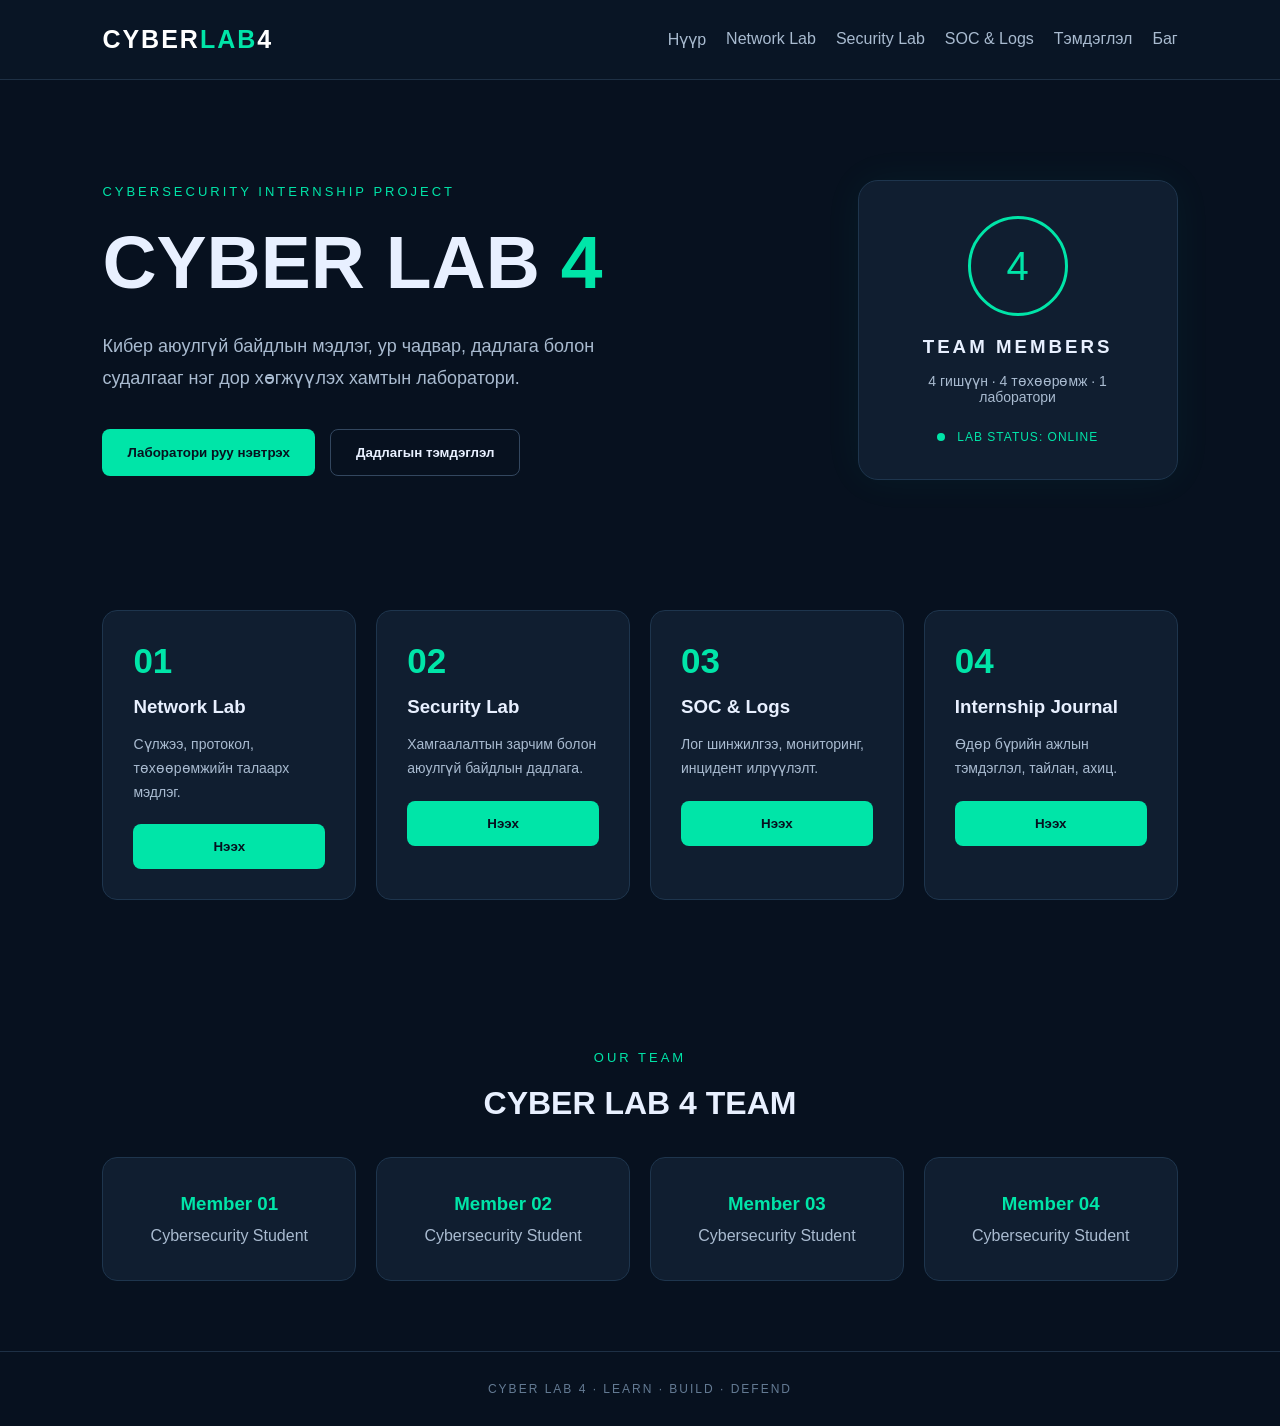
<file: docs/index.html>
<!DOCTYPE html>
<html lang="mn">
<head>
    <meta charset="UTF-8">
    <meta name="viewport" content="width=device-width, initial-scale=1.0">
    <title>CYBER LAB 4</title>
    <link rel="stylesheet" href="style.css">
</head>
<body>

<header>
    <div class="logo">CYBER<span>LAB</span>4</div>

    <nav>
        <a href="#home">Нүүр</a>
        <a href="#network">Network Lab</a>
        <a href="#security">Security Lab</a>
        <a href="#soc">SOC & Logs</a>
        <a href="#journal">Тэмдэглэл</a>
        <a href="#team">Баг</a>
    </nav>
</header>

<main class="hero" id="home">
    <div class="hero-content">
        <p class="tag">CYBERSECURITY INTERNSHIP PROJECT</p>

        <h1>CYBER LAB <span>4</span></h1>

        <p class="description">
            Кибер аюулгүй байдлын мэдлэг, ур чадвар,
            дадлага болон судалгааг нэг дор хөгжүүлэх
            хамтын лаборатори.
        </p>

        <div class="buttons">
            <button onclick="showMessage()">
                Лаборатори руу нэвтрэх
            </button>

            <a href="#journal">
                <button class="secondary">
                    Дадлагын тэмдэглэл
                </button>
            </a>
        </div>
    </div>

    <div class="status-card">
        <div class="circle">4</div>
        <h3>TEAM MEMBERS</h3>
        <p>4 гишүүн · 4 төхөөрөмж · 1 лаборатори</p>

        <div class="status">
            <span class="dot"></span>
            LAB STATUS: ONLINE
        </div>
    </div>
</main>

<section class="cards">

    <div class="card" id="network">
        <h2>01</h2>
        <h3>Network Lab</h3>
        <p>Сүлжээ, протокол, төхөөрөмжийн талаарх мэдлэг.</p>
        <button onclick="window.location.href='network.html'">
    Нээх
</button>
    </div>

    <div class="card" id="security">
        <h2>02</h2>
        <h3>Security Lab</h3>
        <p>Хамгаалалтын зарчим болон аюулгүй байдлын дадлага.</p>
       <button onclick="window.location.href='security.html'">Нээх</button>
    </div>

    <div class="card" id="soc">
        <h2>03</h2>
        <h3>SOC & Logs</h3>
        <p>Лог шинжилгээ, мониторинг, инцидент илрүүлэлт.</p>
        <button onclick="window.location.href='soc.html'">Нээх</button>
    </div>

    <div class="card" id="journal">
        <h2>04</h2>
        <h3>Internship Journal</h3>
        <p>Өдөр бүрийн ажлын тэмдэглэл, тайлан, ахиц.</p>
        <button onclick="window.location.href='journal.html'">Нээх</button>
    </div>

</section>

<section class="team-section" id="team">
    <p class="tag">OUR TEAM</p>
    <h2>CYBER LAB 4 TEAM</h2>

    <div class="team-grid">
        <div class="team-card">
            <h3>Member 01</h3>
            <p>Cybersecurity Student</p>
        </div>

        <div class="team-card">
            <h3>Member 02</h3>
            <p>Cybersecurity Student</p>
        </div>

        <div class="team-card">
            <h3>Member 03</h3>
            <p>Cybersecurity Student</p>
        </div>

        <div class="team-card">
            <h3>Member 04</h3>
            <p>Cybersecurity Student</p>
        </div>
    </div>
</section>

<footer>
    CYBER LAB 4 · LEARN · BUILD · DEFEND
</footer>

<script src="script.js"></script>

</body>
</html>
</file>
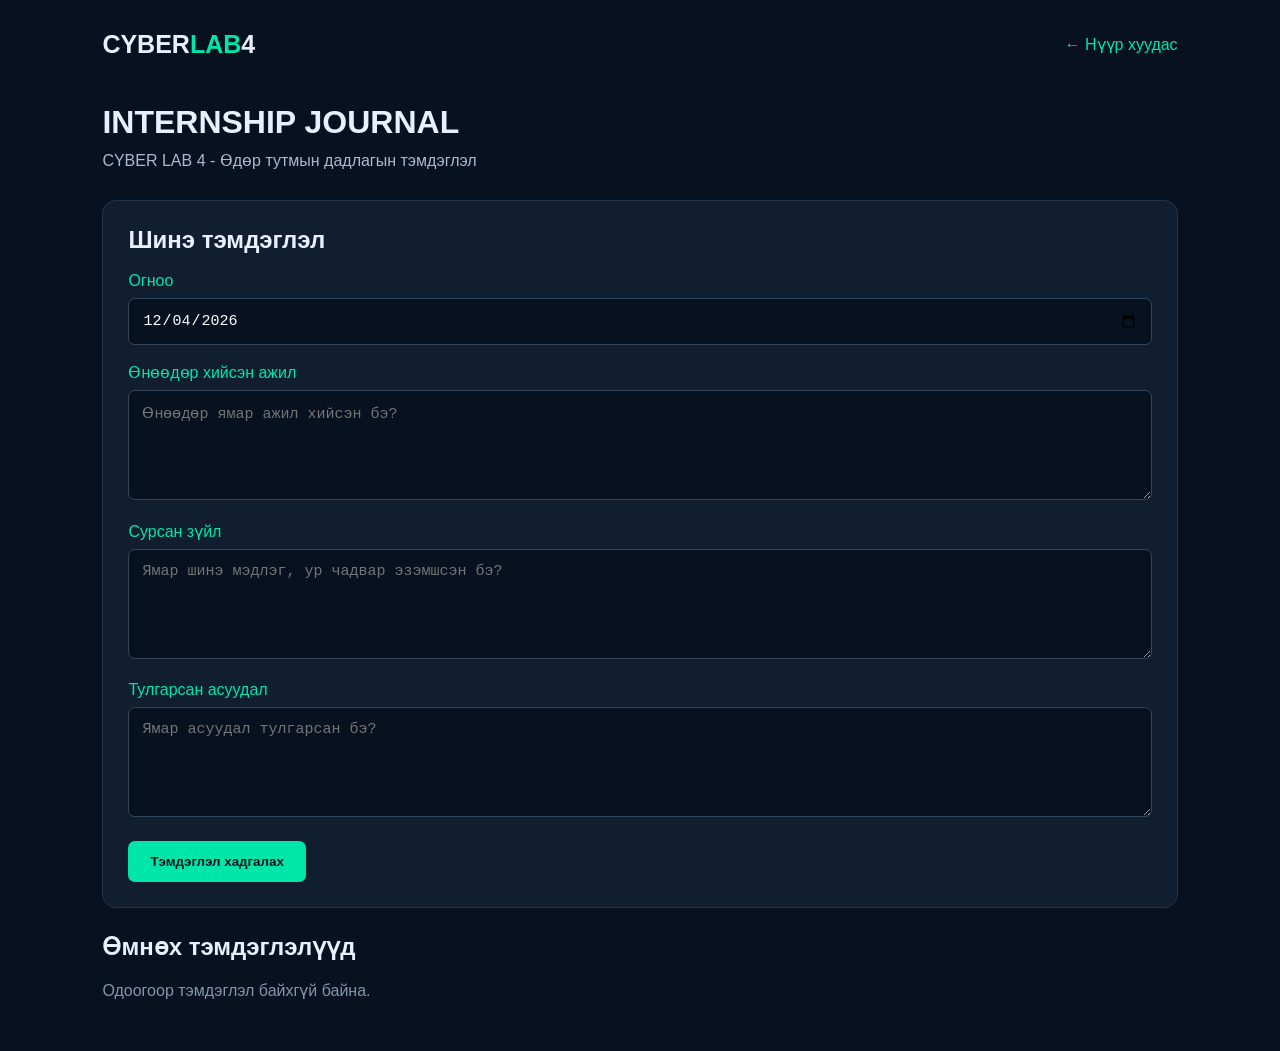
<file: docs/journal.html>
<!DOCTYPE html>
<html lang="mn">
<head>
<meta charset="UTF-8">
<meta name="viewport" content="width=device-width, initial-scale=1.0">
<title>CYBER LAB 4 | Journal</title>

<style>
* {
    margin: 0;
    padding: 0;
    box-sizing: border-box;
}

body {
    font-family: "Segoe UI", Arial, sans-serif;
    background: #07111f;
    color: #e8f0ff;
    padding: 30px 8%;
}

header {
    display: flex;
    justify-content: space-between;
    align-items: center;
    margin-bottom: 45px;
}

.logo {
    font-size: 25px;
    font-weight: bold;
}

.logo span {
    color: #00e5a8;
}

a {
    color: #00e5a8;
    text-decoration: none;
}

h1 {
    margin-bottom: 10px;
}

.description {
    color: #a9bbd0;
    margin-bottom: 30px;
}

.form-card, .entry {
    background: #101e30;
    border: 1px solid #1e354d;
    border-radius: 14px;
    padding: 25px;
    margin-bottom: 25px;
}

label {
    display: block;
    margin: 18px 0 8px;
    color: #00e5a8;
}

input, textarea {
    width: 100%;
    padding: 13px;
    background: #07111f;
    border: 1px solid #33475f;
    border-radius: 7px;
    color: white;
    font-size: 15px;
}

textarea {
    min-height: 110px;
    resize: vertical;
}

button {
    margin-top: 20px;
    padding: 13px 22px;
    background: #00e5a8;
    color: #07111f;
    border: none;
    border-radius: 7px;
    font-weight: bold;
    cursor: pointer;
}

button:hover {
    background: #00ffbf;
}

.delete-btn {
    background: #d94b5b;
    color: white;
    margin-left: 8px;
}

.entry p {
    color: #a9bbd0;
    margin-top: 12px;
    line-height: 1.6;
    white-space: pre-wrap;
    overflow-wrap: anywhere;
}

.entry h3 {
    color: #00e5a8;
}

.entry small {
    color: #8296aa;
}

.empty {
    color: #8296aa;
    padding: 20px 0;
}

@media(max-width:600px) {
    body {
        padding: 20px 5%;
    }
}
</style>
</head>

<body>

<header>
    <div class="logo">CYBER<span>LAB</span>4</div>
    <a href="index.html">← Нүүр хуудас</a>
</header>

<h1>INTERNSHIP JOURNAL</h1>

<p class="description">
    CYBER LAB 4 - Өдөр тутмын дадлагын тэмдэглэл
</p>

<div class="form-card">

    <h2>Шинэ тэмдэглэл</h2>

    <label>Огноо</label>
    <input type="date" id="date">

    <label>Өнөөдөр хийсэн ажил</label>
    <textarea id="work"
    placeholder="Өнөөдөр ямар ажил хийсэн бэ?"></textarea>

    <label>Сурсан зүйл</label>
    <textarea id="learning"
    placeholder="Ямар шинэ мэдлэг, ур чадвар эзэмшсэн бэ?"></textarea>

    <label>Тулгарсан асуудал</label>
    <textarea id="problem"
    placeholder="Ямар асуудал тулгарсан бэ?"></textarea>

    <button onclick="saveEntry()">Тэмдэглэл хадгалах</button>

</div>

<h2>Өмнөх тэмдэглэлүүд</h2>

<div id="entries"></div>

<script>
const STORAGE_KEY = "cyberLab4Journal";

document.getElementById("date").value =
    new Date().toLocaleDateString("en-CA");

function getEntries() {
    return JSON.parse(localStorage.getItem(STORAGE_KEY) || "[]");
}

function saveEntry() {
    const date = document.getElementById("date").value;
    const work = document.getElementById("work").value.trim();
    const learning = document.getElementById("learning").value.trim();
    const problem = document.getElementById("problem").value.trim();

    if (!date || !work || !learning) {
        alert("Огноо, хийсэн ажил, сурсан зүйлээ бөглөнө үү!");
        return;
    }

    const entries = getEntries();

    entries.unshift({
        id: Date.now(),
        date,
        work,
        learning,
        problem
    });

    localStorage.setItem(STORAGE_KEY, JSON.stringify(entries));

    document.getElementById("work").value = "";
    document.getElementById("learning").value = "";
    document.getElementById("problem").value = "";

    renderEntries();

    alert("Тэмдэглэл амжилттай хадгалагдлаа!");
}

function deleteEntry(id) {
    if (!confirm("Энэ тэмдэглэлийг устгах уу?")) return;

    const entries = getEntries().filter(entry => entry.id !== id);

    localStorage.setItem(STORAGE_KEY, JSON.stringify(entries));

    renderEntries();
}

function renderEntries() {
    const container = document.getElementById("entries");
    const entries = getEntries();

    container.innerHTML = "";

    if (entries.length === 0) {
        container.innerHTML =
            '<p class="empty">Одоогоор тэмдэглэл байхгүй байна.</p>';
        return;
    }

    entries.forEach(entry => {
        const card = document.createElement("div");
        card.className = "entry";

        const title = document.createElement("h3");
        title.textContent = entry.date;

        const work = document.createElement("p");
        work.textContent = "Хийсэн ажил: " + entry.work;

        const learning = document.createElement("p");
        learning.textContent = "Сурсан зүйл: " + entry.learning;

        const problem = document.createElement("p");
        problem.textContent = "Тулгарсан асуудал: " +
            (entry.problem || "Байхгүй");

        const remove = document.createElement("button");
        remove.className = "delete-btn";
        remove.textContent = "Устгах";
        remove.addEventListener("click", () => deleteEntry(entry.id));

        card.append(title, work, learning, problem, remove);
        container.appendChild(card);
    });
}

renderEntries();
</script>

</body>
</html>
</file>
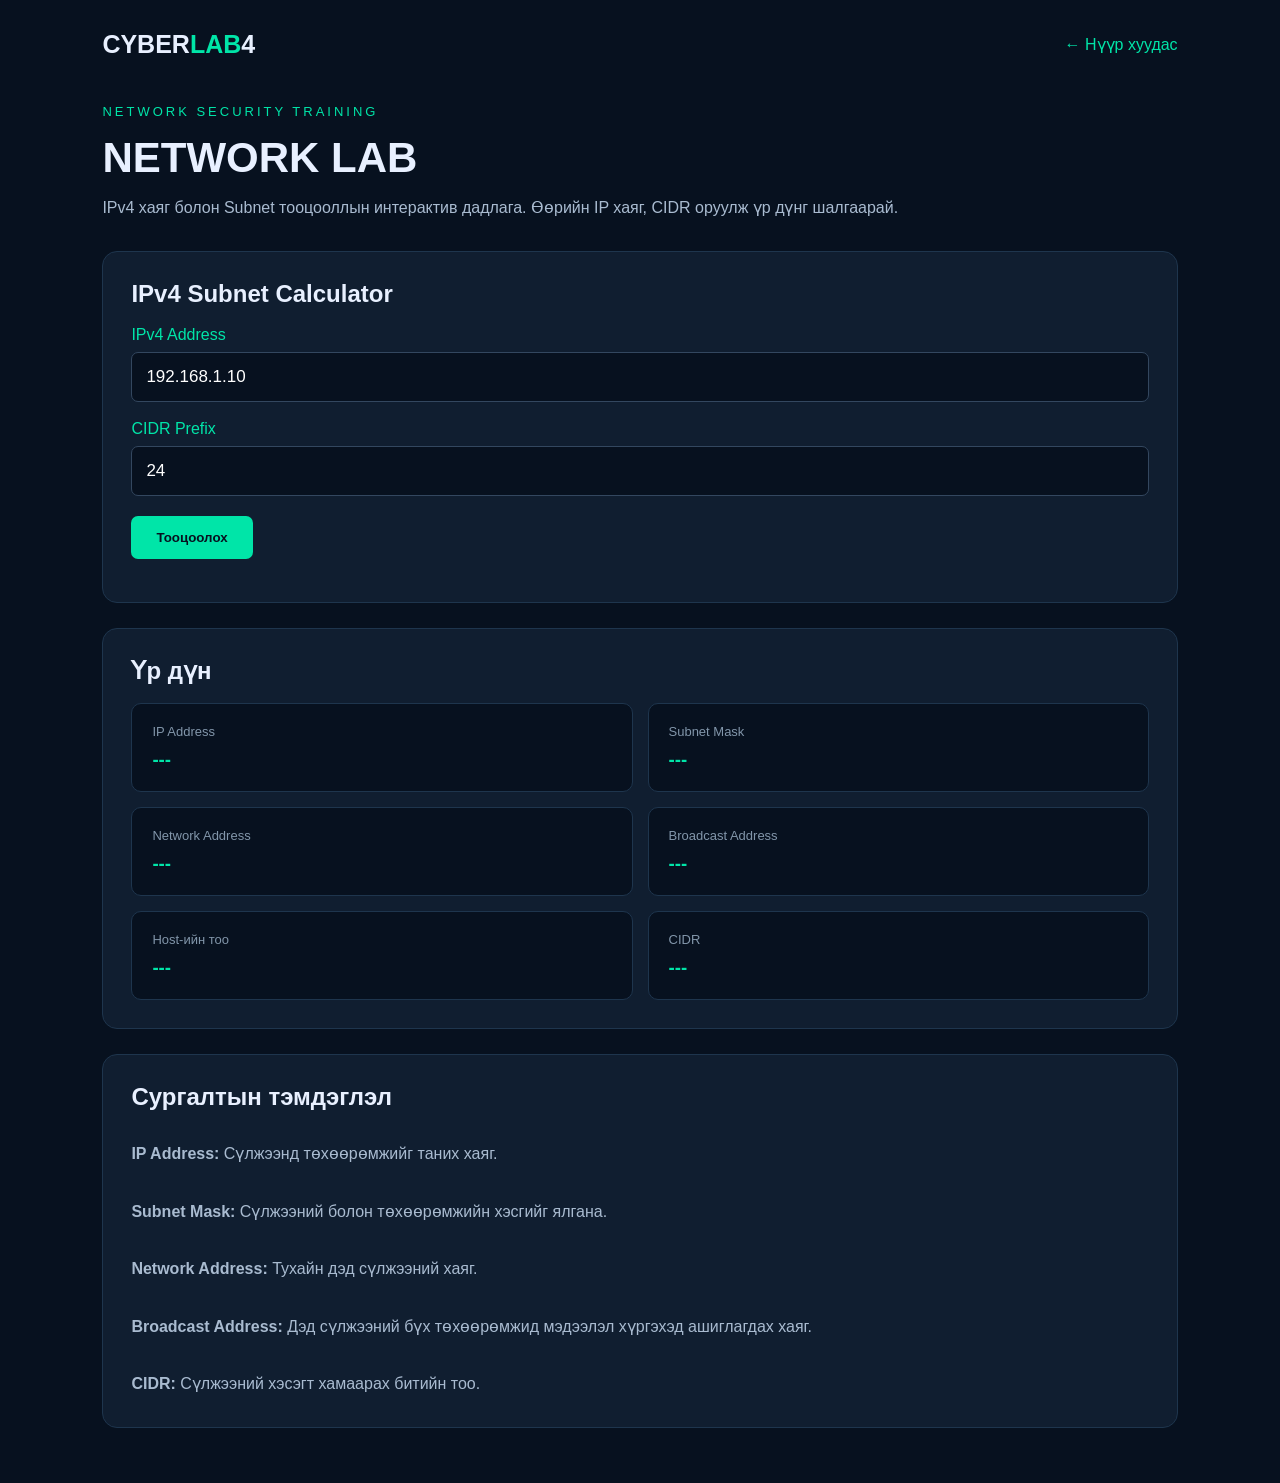
<file: docs/network.html>
<!DOCTYPE html>
<html lang="mn">
<head>
<meta charset="UTF-8">
<meta name="viewport" content="width=device-width, initial-scale=1.0">
<title>CYBER LAB 4 | Network Lab</title>

<style>
* {
    margin: 0;
    padding: 0;
    box-sizing: border-box;
}

body {
    font-family: "Segoe UI", Arial, sans-serif;
    background: #07111f;
    color: #e8f0ff;
    padding: 30px 8%;
}

header {
    display: flex;
    justify-content: space-between;
    align-items: center;
    margin-bottom: 45px;
}

.logo {
    font-size: 25px;
    font-weight: bold;
}

.logo span {
    color: #00e5a8;
}

a {
    color: #00e5a8;
    text-decoration: none;
}

.tag {
    color: #00e5a8;
    letter-spacing: 3px;
    margin-bottom: 15px;
    font-size: 13px;
}

h1 {
    font-size: 42px;
    margin-bottom: 12px;
}

.description {
    color: #a9bbd0;
    margin-bottom: 30px;
    line-height: 1.7;
}

.panel {
    background: #101e30;
    border: 1px solid #1e354d;
    border-radius: 15px;
    padding: 28px;
    margin-bottom: 25px;
}

label {
    display: block;
    color: #00e5a8;
    margin: 18px 0 8px;
}

input {
    width: 100%;
    padding: 14px;
    background: #07111f;
    border: 1px solid #33475f;
    border-radius: 7px;
    color: white;
    font-size: 17px;
}

button {
    background: #00e5a8;
    color: #07111f;
    padding: 14px 25px;
    border: none;
    border-radius: 7px;
    font-weight: bold;
    cursor: pointer;
    margin-top: 20px;
}

button:hover {
    background: #00ffbf;
}

.results {
    display: grid;
    grid-template-columns: repeat(2, 1fr);
    gap: 15px;
}

.result {
    background: #07111f;
    border: 1px solid #1e354d;
    border-radius: 10px;
    padding: 20px;
}

.result p {
    color: #8296aa;
    margin-bottom: 10px;
    font-size: 13px;
}

.result h3 {
    color: #00e5a8;
    overflow-wrap: anywhere;
}

#message {
    margin-top: 15px;
    color: #ff7272;
}

.info {
    color: #a9bbd0;
    line-height: 1.8;
}

@media(max-width:600px) {
    body {
        padding: 20px 5%;
    }

    h1 {
        font-size: 30px;
    }

    .results {
        grid-template-columns: 1fr;
    }

    header {
        gap: 15px;
        flex-wrap: wrap;
    }
}
</style>
</head>

<body>

<header>
    <div class="logo">CYBER<span>LAB</span>4</div>
    <a href="index.html">← Нүүр хуудас</a>
</header>

<p class="tag">NETWORK SECURITY TRAINING</p>

<h1>NETWORK LAB</h1>

<p class="description">
    IPv4 хаяг болон Subnet тооцооллын интерактив дадлага.
    Өөрийн IP хаяг, CIDR оруулж үр дүнг шалгаарай.
</p>

<div class="panel">

    <h2>IPv4 Subnet Calculator</h2>

    <label>IPv4 Address</label>
    <input type="text" id="ip"
        placeholder="Жишээ: 192.168.1.10"
        value="192.168.1.10">

    <label>CIDR Prefix</label>
    <input type="number" id="prefix"
        min="0" max="32" value="24">

    <button onclick="calculateSubnet()">
        Тооцоолох
    </button>

    <p id="message"></p>

</div>

<div class="panel">

    <h2>Үр дүн</h2>

    <br>

    <div class="results">

        <div class="result">
            <p>IP Address</p>
            <h3 id="r-ip">---</h3>
        </div>

        <div class="result">
            <p>Subnet Mask</p>
            <h3 id="r-mask">---</h3>
        </div>

        <div class="result">
            <p>Network Address</p>
            <h3 id="r-network">---</h3>
        </div>

        <div class="result">
            <p>Broadcast Address</p>
            <h3 id="r-broadcast">---</h3>
        </div>

        <div class="result">
            <p>Host-ийн тоо</p>
            <h3 id="r-hosts">---</h3>
        </div>

        <div class="result">
            <p>CIDR</p>
            <h3 id="r-cidr">---</h3>
        </div>

    </div>

</div>

<div class="panel">

    <h2>Сургалтын тэмдэглэл</h2>

    <p class="info">
        <br>
        <b>IP Address:</b> Сүлжээнд төхөөрөмжийг таних хаяг.
        <br><br>

        <b>Subnet Mask:</b> Сүлжээний болон төхөөрөмжийн хэсгийг ялгана.
        <br><br>

        <b>Network Address:</b> Тухайн дэд сүлжээний хаяг.
        <br><br>

        <b>Broadcast Address:</b> Дэд сүлжээний бүх төхөөрөмжид
        мэдээлэл хүргэхэд ашиглагдах хаяг.
        <br><br>

        <b>CIDR:</b> Сүлжээний хэсэгт хамаарах битийн тоо.
    </p>

</div>

<script>
function calculateSubnet() {

    const ip = document.getElementById("ip").value.trim();
    const prefix = Number(document.getElementById("prefix").value);
    const message = document.getElementById("message");

    const parts = ip.split(".");

    if (
        parts.length !== 4 ||
        parts.some(part =>
            !/^\d{1,3}$/.test(part) ||
            Number(part) > 255
        )
    ) {
        message.textContent = "IPv4 хаягаа зөв оруулна уу!";
        return;
    }

    if (
        document.getElementById("prefix").value === "" ||
        !Number.isInteger(prefix) ||
        prefix < 0 ||
        prefix > 32
    ) {
        message.textContent = "CIDR нь 0-32 хооронд бүхэл тоо байх ёстой!";
        return;
    }

    const octets = parts.map(Number);

    const ipNumber =
        (((octets[0] * 256 + octets[1]) * 256 +
        octets[2]) * 256 + octets[3]);

    const maskNumber = prefix === 0
        ? 0
        : (0xFFFFFFFF << (32 - prefix)) >>> 0;

    const networkNumber = (ipNumber & maskNumber) >>> 0;

    const broadcastNumber =
        (networkNumber | (~maskNumber >>> 0)) >>> 0;

    function toIP(number) {
        return [
            (number >>> 24) & 255,
            (number >>> 16) & 255,
            (number >>> 😎 & 255,
            number & 255
        ].join(".");
    }

    let hosts;

    if (prefix === 32) {
        hosts = 1;
    } else if (prefix === 31) {
        hosts = 2;
    } else {
        hosts = Math.pow(2, 32 - prefix) - 2;
    }

    document.getElementById("r-ip").textContent = ip;
    document.getElementById("r-mask").textContent = toIP(maskNumber);
    document.getElementById("r-network").textContent = toIP(networkNumber);
    document.getElementById("r-broadcast").textContent = toIP(broadcastNumber);
    document.getElementById("r-hosts").textContent = hosts.toLocaleString("en-US");
    document.getElementById("r-cidr").textContent = "/" + prefix;

    message.textContent = "Тооцоолол амжилттай!";
    message.style.color = "#00e5a8";
}

calculateSubnet();
</script>

</body>
</html>
</file>
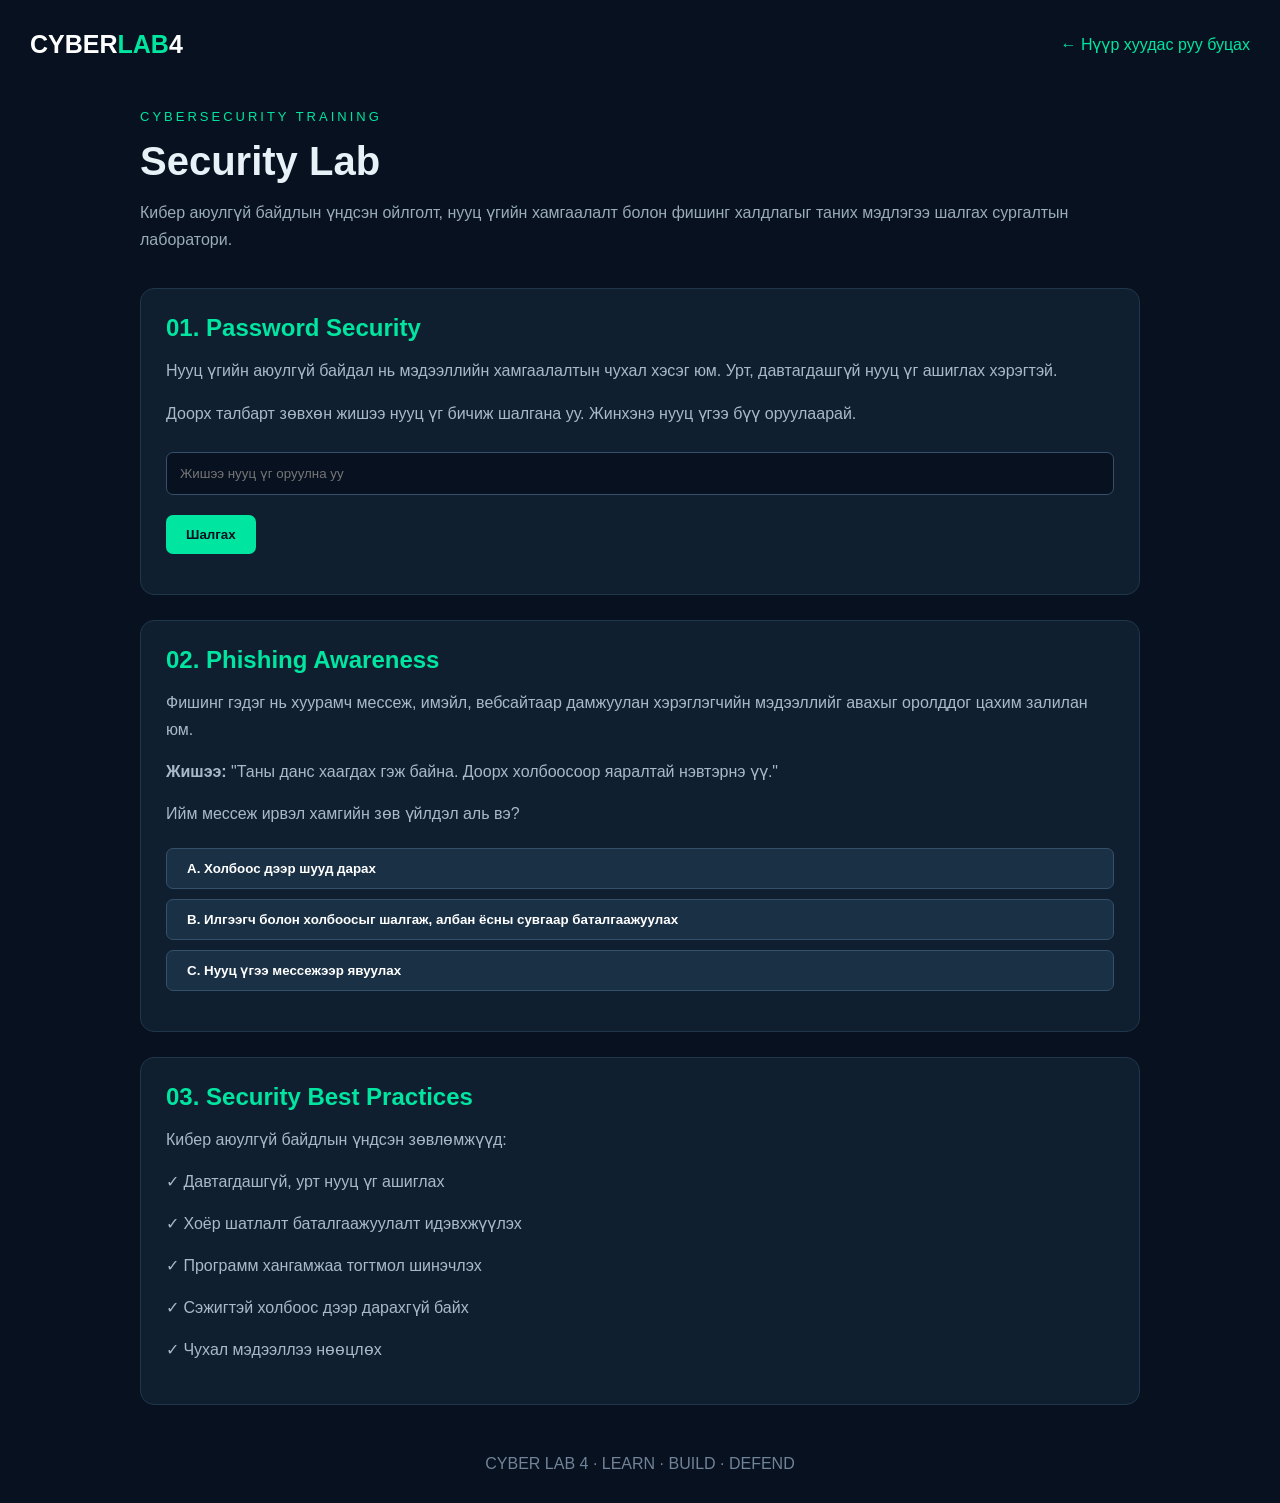
<file: docs/security.html>
<!DOCTYPE html>
<html lang="mn">
<head>
<meta charset="UTF-8">
<meta name="viewport" content="width=device-width, initial-scale=1.0">
<title>Security Lab | CYBER LAB 4</title>

<style>
* {
    margin: 0;
    padding: 0;
    box-sizing: border-box;
}

body {
    background: #07111f;
    color: #e8f0f8;
    font-family: Arial, sans-serif;
    padding: 30px;
}

header {
    display: flex;
    justify-content: space-between;
    align-items: center;
    margin-bottom: 50px;
    flex-wrap: wrap;
    gap: 15px;
}

.logo {
    font-size: 25px;
    font-weight: bold;
    color: #fff;
}

.logo span {
    color: #00e5a0;
}

a {
    color: #00e5a0;
    text-decoration: none;
}

.container {
    max-width: 1000px;
    margin: auto;
}

.tag {
    color: #00e5a0;
    letter-spacing: 3px;
    font-size: 13px;
    margin-bottom: 15px;
}

h1 {
    font-size: 40px;
    margin-bottom: 15px;
}

.description {
    color: #9aabba;
    line-height: 1.7;
    margin-bottom: 35px;
}

.card {
    background: #101f30;
    border: 1px solid #20364b;
    border-radius: 14px;
    padding: 25px;
    margin-bottom: 25px;
}

.card h2 {
    color: #00e5a0;
    margin-bottom: 15px;
}

.card p {
    color: #aab9c8;
    line-height: 1.7;
    margin-bottom: 15px;
}

button {
    background: #00e5a0;
    color: #07111f;
    border: none;
    padding: 12px 20px;
    border-radius: 7px;
    font-weight: bold;
    cursor: pointer;
    margin-top: 10px;
}

button:hover {
    background: #00bd85;
}

input {
    width: 100%;
    padding: 13px;
    margin: 10px 0;
    border-radius: 7px;
    border: 1px solid #34506a;
    background: #07111f;
    color: white;
}

.result {
    margin-top: 15px;
    line-height: 1.8;
    color: #00e5a0;
}

.question {
    margin-top: 20px;
}

.question button {
    display: block;
    width: 100%;
    text-align: left;
    background: #1a3045;
    color: white;
    border: 1px solid #34506a;
}

.question button:hover {
    background: #25445f;
}

footer {
    text-align: center;
    color: #718398;
    margin-top: 50px;
}
</style>
</head>

<body>

<header>
    <div class="logo">CYBER<span>LAB</span>4</div>
    <a href="index.html">← Нүүр хуудас руу буцах</a>
</header>

<div class="container">

    <p class="tag">CYBERSECURITY TRAINING</p>
    <h1>Security Lab</h1>

    <p class="description">
        Кибер аюулгүй байдлын үндсэн ойлголт,
        нууц үгийн хамгаалалт болон фишинг халдлагыг
        таних мэдлэгээ шалгах сургалтын лаборатори.
    </p>

    <div class="card">
        <h2>01. Password Security</h2>
        <p>
            Нууц үгийн аюулгүй байдал нь мэдээллийн
            хамгаалалтын чухал хэсэг юм.
            Урт, давтагдашгүй нууц үг ашиглах хэрэгтэй.
        </p>

        <p>
            Доорх талбарт зөвхөн жишээ нууц үг бичиж
            шалгана уу. Жинхэнэ нууц үгээ бүү оруулаарай.
        </p>

        <input type="text" id="password"
        placeholder="Жишээ нууц үг оруулна уу">

        <button onclick="checkPassword()">Шалгах</button>

        <div class="result" id="passwordResult"></div>
    </div>

    <div class="card">
        <h2>02. Phishing Awareness</h2>
        <p>
            Фишинг гэдэг нь хуурамч мессеж, имэйл,
            вебсайтаар дамжуулан хэрэглэгчийн мэдээллийг
            авахыг оролддог цахим залилан юм.
        </p>

        <p><b>Жишээ:</b> "Таны данс хаагдах гэж байна.
        Доорх холбоосоор яаралтай нэвтэрнэ үү."</p>

        <p>Ийм мессеж ирвэл хамгийн зөв үйлдэл аль вэ?</p>

        <div class="question">
            <button onclick="answer(false)">
                A. Холбоос дээр шууд дарах
            </button>

            <button onclick="answer(true)">
                B. Илгээгч болон холбоосыг шалгаж,
                албан ёсны сувгаар баталгаажуулах
            </button>

            <button onclick="answer(false)">
                C. Нууц үгээ мессежээр явуулах
            </button>
        </div>

        <div class="result" id="quizResult"></div>
    </div>

    <div class="card">
        <h2>03. Security Best Practices</h2>

        <p>Кибер аюулгүй байдлын үндсэн зөвлөмжүүд:</p>

        <p>✓ Давтагдашгүй, урт нууц үг ашиглах</p>
        <p>✓ Хоёр шатлалт баталгаажуулалт идэвхжүүлэх</p>
        <p>✓ Программ хангамжаа тогтмол шинэчлэх</p>
        <p>✓ Сэжигтэй холбоос дээр дарахгүй байх</p>
        <p>✓ Чухал мэдээллээ нөөцлөх</p>
    </div>

</div>

<footer>
    CYBER LAB 4 · LEARN · BUILD · DEFEND
</footer>

<script>
function checkPassword() {
    const password = document.getElementById("password").value;
    const result = document.getElementById("passwordResult");

    if (password.length === 0) {
        result.textContent = "Жишээ нууц үгээ оруулна уу.";
        return;
    }

    let score = 0;

    if (password.length >= 12) score++;
    if (/[A-Z]/.test(password)) score++;
    if (/[a-z]/.test(password)) score++;
    if (/[0-9]/.test(password)) score++;
    if (/[^A-Za-z0-9]/.test(password)) score++;

    if (score <= 2) {
        result.textContent = "Үнэлгээ: Сул. Илүү урт, олон төрлийн тэмдэгттэй жишээ ашиглаарай.";
    } else if (score <= 4) {
        result.textContent = "Үнэлгээ: Дунд. Нууц үгийн хамгаалалтаа сайжруулах боломжтой.";
    } else {
        result.textContent = "Үнэлгээ: Сайн. Гэхдээ энэ бол зөвхөн энгийн сургалтын шалгалт юм.";
    }
}

function answer(correct) {
    const result = document.getElementById("quizResult");

    if (correct) {
        result.textContent = "Зөв! Илгээгч болон холбоосыг шалгаж, албан ёсны сувгаар баталгаажуулах хэрэгтэй.";
    } else {
        result.textContent = "Буруу. Сэжигтэй холбоос дээр дарж, нууц мэдээллээ бүү илгээгээрэй.";
    }
}
</script>

</body>
</html>
</file>
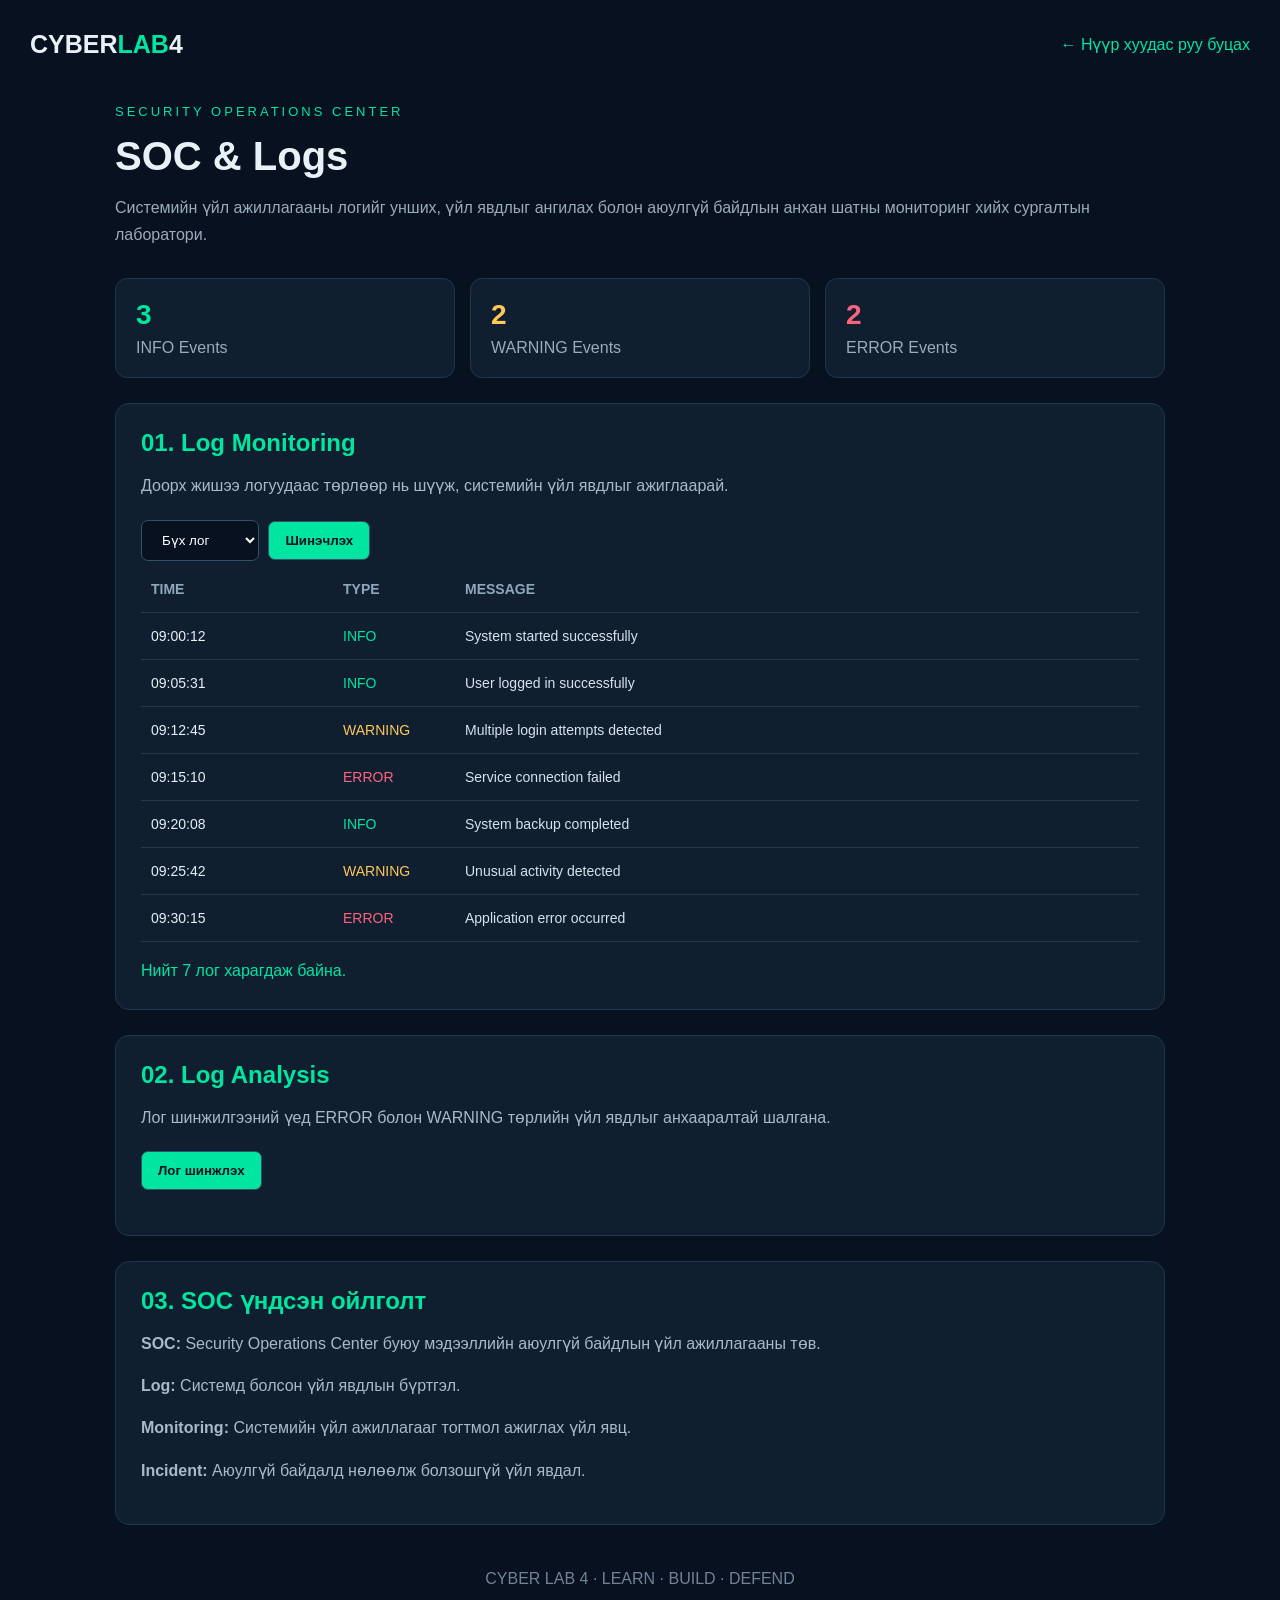
<file: docs/soc.html>
<!DOCTYPE html>
<html lang="mn">
<head>
<meta charset="UTF-8">
<meta name="viewport" content="width=device-width, initial-scale=1.0">
<title>SOC & Logs | CYBER LAB 4</title>

<style>
* {
    margin: 0;
    padding: 0;
    box-sizing: border-box;
}

body {
    background: #07111f;
    color: #e8f0f8;
    font-family: Arial, sans-serif;
    padding: 30px;
}

header {
    display: flex;
    justify-content: space-between;
    align-items: center;
    flex-wrap: wrap;
    gap: 15px;
    margin-bottom: 45px;
}

.logo {
    font-size: 25px;
    font-weight: bold;
}

.logo span {
    color: #00e5a0;
}

a {
    color: #00e5a0;
    text-decoration: none;
}

.container {
    max-width: 1050px;
    margin: auto;
}

.tag {
    color: #00e5a0;
    letter-spacing: 3px;
    font-size: 13px;
    margin-bottom: 15px;
}

h1 {
    font-size: 40px;
    margin-bottom: 15px;
}

.description {
    color: #9aabba;
    line-height: 1.7;
    margin-bottom: 30px;
}

.card {
    background: #101f30;
    border: 1px solid #20364b;
    border-radius: 14px;
    padding: 25px;
    margin-bottom: 25px;
}

.card h2 {
    color: #00e5a0;
    margin-bottom: 15px;
}

.card p {
    color: #aab9c8;
    line-height: 1.7;
    margin-bottom: 15px;
}

.stats {
    display: grid;
    grid-template-columns: repeat(auto-fit, minmax(150px, 1fr));
    gap: 15px;
    margin-bottom: 25px;
}

.stat {
    background: #101f30;
    border: 1px solid #20364b;
    padding: 20px;
    border-radius: 12px;
}

.stat h3 {
    font-size: 28px;
    margin-bottom: 8px;
}

.stat p {
    color: #9aabba;
}

.green {
    color: #00e5a0;
}

.yellow {
    color: #ffc857;
}

.red {
    color: #ff647c;
}

button, select {
    padding: 11px 16px;
    border-radius: 7px;
    border: 1px solid #34506a;
    margin: 5px 5px 5px 0;
    cursor: pointer;
}

button {
    background: #00e5a0;
    color: #07111f;
    font-weight: bold;
}

button:hover {
    background: #00bd85;
}

select {
    background: #07111f;
    color: white;
}

.log-list {
    overflow-x: auto;
}

.log {
    display: grid;
    grid-template-columns: 180px 110px 1fr;
    gap: 12px;
    padding: 15px 10px;
    border-bottom: 1px solid #26394c;
    min-width: 550px;
    font-size: 14px;
}

.log-header {
    color: #8fa6bb;
    font-weight: bold;
}

.log-message {
    color: #d7e2ed;
}

.result {
    color: #00e5a0;
    margin-top: 15px;
    line-height: 1.7;
}

footer {
    text-align: center;
    color: #718398;
    margin-top: 45px;
}

@media(max-width: 600px) {
    body {
        padding: 18px;
    }

    h1 {
        font-size: 32px;
    }
}
</style>
</head>

<body>

<header>
    <div class="logo">CYBER<span>LAB</span>4</div>
    <a href="index.html">← Нүүр хуудас руу буцах</a>
</header>

<div class="container">

    <p class="tag">SECURITY OPERATIONS CENTER</p>
    <h1>SOC & Logs</h1>

    <p class="description">
        Системийн үйл ажиллагааны логийг унших,
        үйл явдлыг ангилах болон аюулгүй байдлын
        анхан шатны мониторинг хийх сургалтын лаборатори.
    </p>

    <div class="stats">
        <div class="stat">
            <h3 class="green" id="infoCount">0</h3>
            <p>INFO Events</p>
        </div>

        <div class="stat">
            <h3 class="yellow" id="warningCount">0</h3>
            <p>WARNING Events</p>
        </div>

        <div class="stat">
            <h3 class="red" id="errorCount">0</h3>
            <p>ERROR Events</p>
        </div>
    </div>

    <div class="card">
        <h2>01. Log Monitoring</h2>

        <p>
            Доорх жишээ логуудаас төрлөөр нь шүүж,
            системийн үйл явдлыг ажиглаарай.
        </p>

        <select id="filter" onchange="renderLogs()">
            <option value="ALL">Бүх лог</option>
            <option value="INFO">INFO</option>
            <option value="WARNING">WARNING</option>
            <option value="ERROR">ERROR</option>
        </select>

        <button onclick="renderLogs()">Шинэчлэх</button>

        <div class="log-list">
            <div class="log log-header">
                <span>TIME</span>
                <span>TYPE</span>
                <span>MESSAGE</span>
            </div>

            <div id="logContainer"></div>
        </div>

        <div class="result" id="logResult"></div>
    </div>

    <div class="card">
        <h2>02. Log Analysis</h2>

        <p>
            Лог шинжилгээний үед ERROR болон WARNING
            төрлийн үйл явдлыг анхааралтай шалгана.
        </p>

        <button onclick="analyzeLogs()">Лог шинжлэх</button>

        <div class="result" id="analysisResult"></div>
    </div>

    <div class="card">
        <h2>03. SOC үндсэн ойлголт</h2>

        <p><b>SOC:</b> Security Operations Center буюу
        мэдээллийн аюулгүй байдлын үйл ажиллагааны төв.</p>

        <p><b>Log:</b> Системд болсон үйл явдлын бүртгэл.</p>

        <p><b>Monitoring:</b> Системийн үйл ажиллагааг
        тогтмол ажиглах үйл явц.</p>

        <p><b>Incident:</b> Аюулгүй байдалд нөлөөлж
        болзошгүй үйл явдал.</p>
    </div>

</div>

<footer>
    CYBER LAB 4 · LEARN · BUILD · DEFEND
</footer>

<script>
const logs = [
    {
        time: "09:00:12",
        type: "INFO",
        message: "System started successfully"
    },
    {
        time: "09:05:31",
        type: "INFO",
        message: "User logged in successfully"
    },
    {
        time: "09:12:45",
        type: "WARNING",
        message: "Multiple login attempts detected"
    },
    {
        time: "09:15:10",
        type: "ERROR",
        message: "Service connection failed"
    },
    {
        time: "09:20:08",
        type: "INFO",
        message: "System backup completed"
    },
    {
        time: "09:25:42",
        type: "WARNING",
        message: "Unusual activity detected"
    },
    {
        time: "09:30:15",
        type: "ERROR",
        message: "Application error occurred"
    }
];

function renderLogs() {
    const filter = document.getElementById("filter").value;
    const container = document.getElementById("logContainer");

    const filtered = filter === "ALL"
        ? logs
        : logs.filter(log => log.type === filter);

    container.innerHTML = "";

    filtered.forEach(log => {
        const row = document.createElement("div");
        row.className = "log";

        const time = document.createElement("span");
        time.textContent = log.time;

        const type = document.createElement("span");
        type.textContent = log.type;

        if (log.type === "INFO") type.className = "green";
        if (log.type === "WARNING") type.className = "yellow";
        if (log.type === "ERROR") type.className = "red";

        const message = document.createElement("span");
        message.className = "log-message";
        message.textContent = log.message;

        row.append(time, type, message);
        container.appendChild(row);
    });

    document.getElementById("logResult").textContent =
        "Нийт " + filtered.length + " лог харагдаж байна.";
}

function analyzeLogs() {
    const info = logs.filter(log => log.type === "INFO").length;
    const warning = logs.filter(log => log.type === "WARNING").length;
    const error = logs.filter(log => log.type === "ERROR").length;

    document.getElementById("analysisResult").textContent =
        "Шинжилгээний үр дүн: INFO = " + info +
        ", WARNING = " + warning +
        ", ERROR = " + error +
        ". WARNING болон ERROR логийг нэмэлтээр шалгах шаардлагатай.";

}

function updateStats() {
    document.getElementById("infoCount").textContent =
        logs.filter(log => log.type === "INFO").length;

    document.getElementById("warningCount").textContent =
        logs.filter(log => log.type === "WARNING").length;

    document.getElementById("errorCount").textContent =
        logs.filter(log => log.type === "ERROR").length;
}

updateStats();
renderLogs();
</script>

</body>
</html>
</file>
<file: docs/style.css>
* {
    margin: 0;
    padding: 0;
    box-sizing: border-box;
}

html {
    scroll-behavior: smooth;
}

body {
    font-family: "Segoe UI", Arial, sans-serif;
    background: #07111f;
    color: #e8f0ff;
    min-height: 100vh;
}

header {
    display: flex;
    justify-content: space-between;
    align-items: center;
    padding: 25px 8%;
    border-bottom: 1px solid #1e3045;
    background: #091525;
}

.logo {
    font-size: 25px;
    font-weight: bold;
    color: white;
    letter-spacing: 2px;
}

.logo span {
    color: #00e5a8;
}

nav {
    display: flex;
    gap: 20px;
    flex-wrap: wrap;
}

nav a {
    color: #a9bbd0;
    text-decoration: none;
    transition: 0.3s;
}

nav a:hover {
    color: #00e5a8;
}

.hero {
    display: flex;
    justify-content: space-between;
    align-items: center;
    padding: 100px 8%;
    gap: 50px;
}

.hero-content {
    max-width: 650px;
}

.tag {
    color: #00e5a8;
    letter-spacing: 3px;
    font-size: 13px;
    margin-bottom: 20px;
}

.hero h1 {
    font-size: 75px;
    margin-bottom: 25px;
}

.hero h1 span {
    color: #00e5a8;
}

.description {
    color: #a9bbd0;
    line-height: 1.8;
    font-size: 18px;
    max-width: 550px;
}

.buttons {
    display: flex;
    gap: 15px;
    margin-top: 35px;
    flex-wrap: wrap;
}

button {
    background: #00e5a8;
    color: #07111f;
    border: none;
    padding: 15px 25px;
    border-radius: 8px;
    font-weight: bold;
    cursor: pointer;
    transition: 0.3s;
}

button:hover {
    transform: translateY(-3px);
    background: #00ffbf;
}

button.secondary {
    background: transparent;
    border: 1px solid #33475f;
    color: #e8f0ff;
}

.status-card {
    background: #101e30;
    border: 1px solid #1e354d;
    border-radius: 20px;
    padding: 35px;
    text-align: center;
    width: 320px;
    box-shadow: 0 0 40px rgba(0, 229, 168, 0.05);
}

.circle {
    width: 100px;
    height: 100px;
    border: 3px solid #00e5a8;
    border-radius: 50%;
    display: flex;
    align-items: center;
    justify-content: center;
    margin: 0 auto 20px;
    font-size: 40px;
    color: #00e5a8;
}

.status-card h3 {
    letter-spacing: 3px;
    margin-bottom: 15px;
}

.status-card p {
    color: #a9bbd0;
    font-size: 14px;
}

.status {
    margin-top: 25px;
    color: #00e5a8;
    font-size: 12px;
    letter-spacing: 1px;
}

.dot {
    display: inline-block;
    width: 8px;
    height: 8px;
    background: #00e5a8;
    border-radius: 50%;
    margin-right: 8px;
}

.cards {
    display: grid;
    grid-template-columns: repeat(4, 1fr);
    gap: 20px;
    padding: 30px 8% 80px;
}

.card {
    background: #101e30;
    border: 1px solid #1e354d;
    padding: 30px;
    border-radius: 15px;
    transition: 0.3s;
    scroll-margin-top: 30px;
}

.card:hover {
    transform: translateY(-5px);
    border-color: #00e5a8;
}

.card h2 {
    color: #00e5a8;
    font-size: 35px;
    margin-bottom: 15px;
}

.card h3 {
    margin-bottom: 15px;
}

.card p {
    color: #a9bbd0;
    line-height: 1.7;
    font-size: 14px;
}

.card button {
    margin-top: 20px;
    width: 100%;
}

.team-section {
    padding: 70px 8%;
    text-align: center;
}

.team-section h2 {
    font-size: 32px;
    margin: 20px 0 35px;
}

.team-grid {
    display: grid;
    grid-template-columns: repeat(4, 1fr);
    gap: 20px;
}

.team-card {
    background: #101e30;
    border: 1px solid #1e354d;
    padding: 35px 15px;
    border-radius: 15px;
    transition: 0.3s;
}

.team-card:hover {
    border-color: #00e5a8;
    transform: translateY(-5px);
}

.team-card h3 {
    color: #00e5a8;
    margin-bottom: 12px;
}

.team-card p {
    color: #a9bbd0;
}

section, main {
    scroll-margin-top: 30px;
}

footer {
    text-align: center;
    padding: 30px;
    color: #647b94;
    border-top: 1px solid #1e3045;
    letter-spacing: 2px;
    font-size: 12px;
}

@media (max-width: 1000px) {
    .hero {
        flex-direction: column;
        align-items: flex-start;
    }

    .cards {
        grid-template-columns: repeat(2, 1fr);
    }
}

@media (max-width: 800px) {
    header {
        flex-direction: column;
        gap: 20px;
    }

    .team-grid {
        grid-template-columns: repeat(2, 1fr);
    }
}

@media (max-width: 600px) {
    .hero h1 {
        font-size: 48px;
    }

    .status-card {
        width: 100%;
    }

    .cards, .team-grid {
        grid-template-columns: 1fr;
    }
}
</file>
